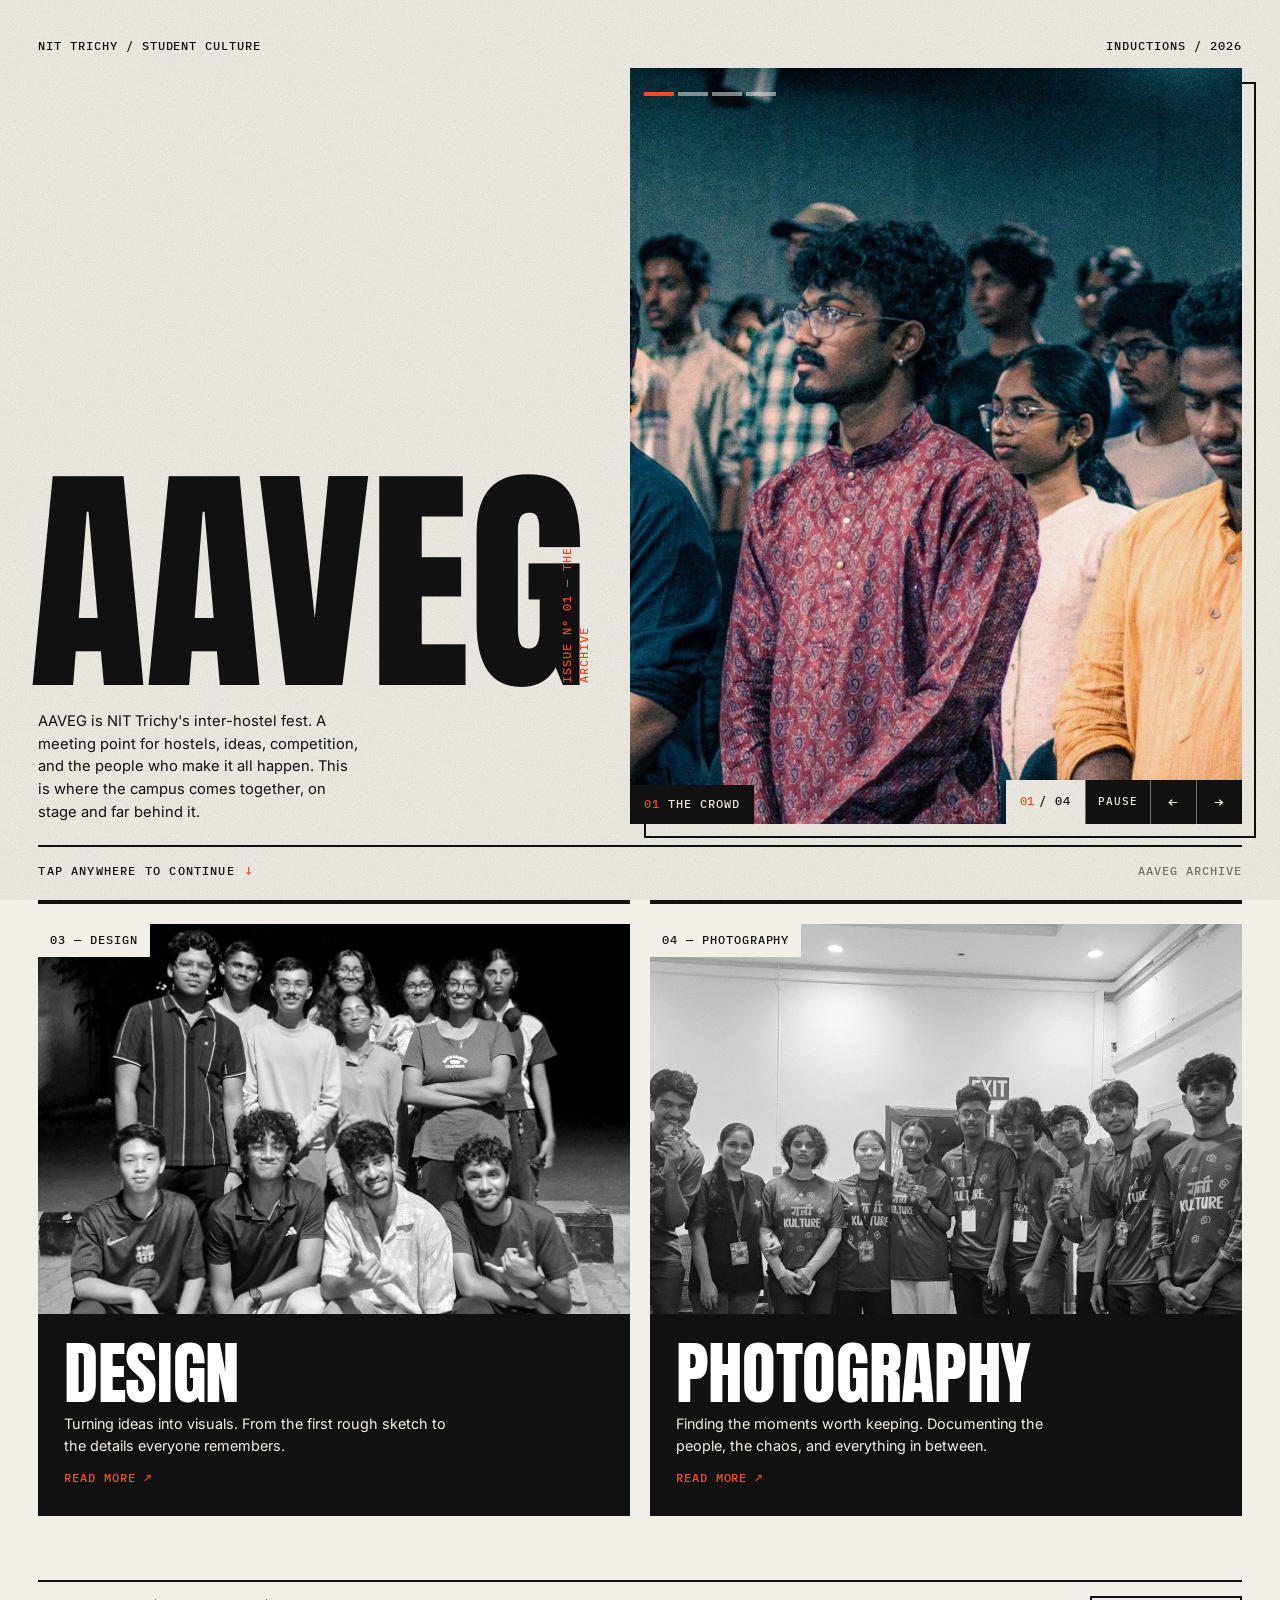
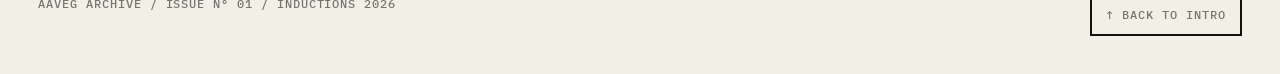
<file: index.html>
<!DOCTYPE html>
<html lang="en">
<head>
  <meta charset="utf-8">
  <meta name="viewport" content="width=device-width, initial-scale=1">
  <title>AAVEG Inductions 2026 — NIT Trichy</title>
  <meta name="description" content="AAVEG is NIT Trichy's inter-hostel fest. Explore the four teams you can join during inductions 2026: Operations, Content, Design and Photography.">
  <meta name="theme-color" content="#F2EFE7">
  <!-- Marks the page as JS-enabled before it paints, and lets #teams (used by BACK buttons) skip the intro. -->
  <script>
    document.documentElement.classList.add("js");
    if (location.hash === "#teams") document.documentElement.classList.add("start-teams");
  </script>
  <link rel="preload" href="fonts/Anton-Regular.ttf" as="font" type="font/ttf" crossorigin>
  <link rel="stylesheet" href="style.css">
</head>
<body>
  <a class="skip-link" href="#teams-heading">Skip to the teams</a>

  <!-- ======================================================================
       SCREEN 1: INTRO
       To edit: change the text, or swap the <img src> files in images/intro/.
       Each .slide is one carousel photo. Copy/paste a whole <figure> to add one.
       ====================================================================== -->
  <section id="intro" class="intro" aria-label="Introduction to AAVEG">
    <p class="intro__meta-l label">NIT TRICHY / STUDENT CULTURE</p>
    <p class="intro__meta-r label">INDUCTIONS / 2026</p>

    <div class="intro__title">
      <h1 class="display" data-fit>AAVEG</h1>
      <span class="intro__issue label" aria-hidden="true">ISSUE Nº 01 — THE ARCHIVE</span>
    </div>

    <p class="intro__para">AAVEG is NIT Trichy's inter-hostel fest. A meeting point for hostels, ideas, competition, and the people who make it all happen. This is where the campus comes together, on stage and far behind it.</p>

    <div class="intro__media">
      <div class="carousel" data-carousel data-autoplay="5000" aria-label="AAVEG photo carousel">
        <div class="carousel__viewport">
          <figure class="slide">
            <div class="photo"><img src="images/intro/01-the-crowd.jpg" alt="A crowd of students standing together in a hall" loading="eager"></div>
            <figcaption><b>01</b>THE CROWD</figcaption>
          </figure>
          <figure class="slide">
            <div class="photo"><img src="images/intro/02-behind-the-scenes.jpg" alt="A close-up group selfie of smiling team members" loading="lazy"></div>
            <figcaption><b>02</b>BEHIND THE SCENES</figcaption>
          </figure>
          <figure class="slide">
            <div class="photo"><img src="images/intro/03-the-night.jpg" alt="A dark crowd lit in red and pink, many wearing red lanyards" loading="lazy"></div>
            <figcaption><b>03</b>THE NIGHT</figcaption>
          </figure>
          <figure class="slide">
            <div class="photo"><img src="images/intro/04-everything-in-between.jpg" alt="Six portraits in a row, each lit in a different colour" loading="lazy"></div>
            <figcaption><b>04</b>EVERYTHING IN BETWEEN</figcaption>
          </figure>
        </div>
      </div>
    </div>

    <div class="intro__cta">
      <button type="button" id="continue-btn" class="intro__continue label">TAP ANYWHERE TO CONTINUE <span class="arrow" aria-hidden="true">↓</span></button>
      <span class="label label--grey" aria-hidden="true">AAVEG ARCHIVE</span>
    </div>
  </section>

  <!-- ======================================================================
       SCREEN 2: TEAM SELECTION
       To edit a team: change the name, the description paragraph, the image
       src, or the href (the team page it opens).
       ====================================================================== -->
  <main id="teams" class="teams" aria-label="Team selection">
    <div class="topbar label">
      <span>AAVEG / INDUCTIONS</span>
      <button type="button" id="to-intro" class="btn-back label">← INTRO</button>
    </div>

    <header class="teams__head">
      <h1 id="teams-heading" class="display" data-fit>FIND YOUR <span>PLACE.</span></h1>
      <p class="label">FOUR TEAMS. DIFFERENT WAYS TO BE PART OF AAVEG.</p>
    </header>

    <div class="team-grid">
      <a class="team-card reveal" href="operations.html" aria-label="Operations — read more">
        <div class="photo"><img src="images/teams/operations/operations-team.jpg" alt="The Operations team gathered on a floodlit sports field at night" style="object-position:50% 55%" loading="lazy"></div>
        <span class="team-card__no label">01 — OPERATIONS</span>
        <div class="team-card__panel">
          <h2 class="team-card__name display">OPERATIONS</h2>
          <p class="team-card__desc">The people behind the moving parts. Planning, coordinating, and making sure the whole thing comes together.</p>
          <span class="team-card__more label">READ MORE <span aria-hidden="true">↗</span></span>
        </div>
      </a>

      <a class="team-card reveal" style="--d:.08s" href="content.html" aria-label="Content — read more">
        <div class="photo"><img src="images/teams/content/card-content-stage-hosts.jpg" alt="Two hosts on stage with microphones in front of the AAVEG backdrop" loading="lazy"></div>
        <span class="team-card__no label">02 — CONTENT</span>
        <div class="team-card__panel">
          <h2 class="team-card__name display">CONTENT</h2>
          <p class="team-card__desc">The words, ideas, and stories that give AAVEG its voice, before the event and long after it ends.</p>
          <span class="team-card__more label">READ MORE <span aria-hidden="true">↗</span></span>
        </div>
      </a>

      <a class="team-card reveal" href="design.html" aria-label="Design — read more">
        <div class="photo"><img src="images/teams/design/design-team.jpg" alt="The Design team posing in two rows outdoors at night" style="object-position:50% 20%" loading="lazy"></div>
        <span class="team-card__no label">03 — DESIGN</span>
        <div class="team-card__panel">
          <h2 class="team-card__name display">DESIGN</h2>
          <p class="team-card__desc">Turning ideas into visuals. From the first rough sketch to the details everyone remembers.</p>
          <span class="team-card__more label">READ MORE <span aria-hidden="true">↗</span></span>
        </div>
      </a>

      <a class="team-card reveal" style="--d:.08s" href="photography.html" aria-label="Photography — read more">
        <div class="photo"><img src="images/teams/photography/photography-team.jpg" alt="The Photography team in matching Kulture jerseys and lanyards" loading="lazy"></div>
        <span class="team-card__no label">04 — PHOTOGRAPHY</span>
        <div class="team-card__panel">
          <h2 class="team-card__name display">PHOTOGRAPHY</h2>
          <p class="team-card__desc">Finding the moments worth keeping. Documenting the people, the chaos, and everything in between.</p>
          <span class="team-card__more label">READ MORE <span aria-hidden="true">↗</span></span>
        </div>
      </a>
    </div>

    <footer class="teams__foot label label--grey">
      <span>AAVEG ARCHIVE / ISSUE Nº 01 / INDUCTIONS 2026</span>
      <button type="button" id="to-intro-foot" class="btn-back label">↑ BACK TO INTRO</button>
    </footer>
  </main>

  <script src="script.js"></script>
</body>
</html>
</file>
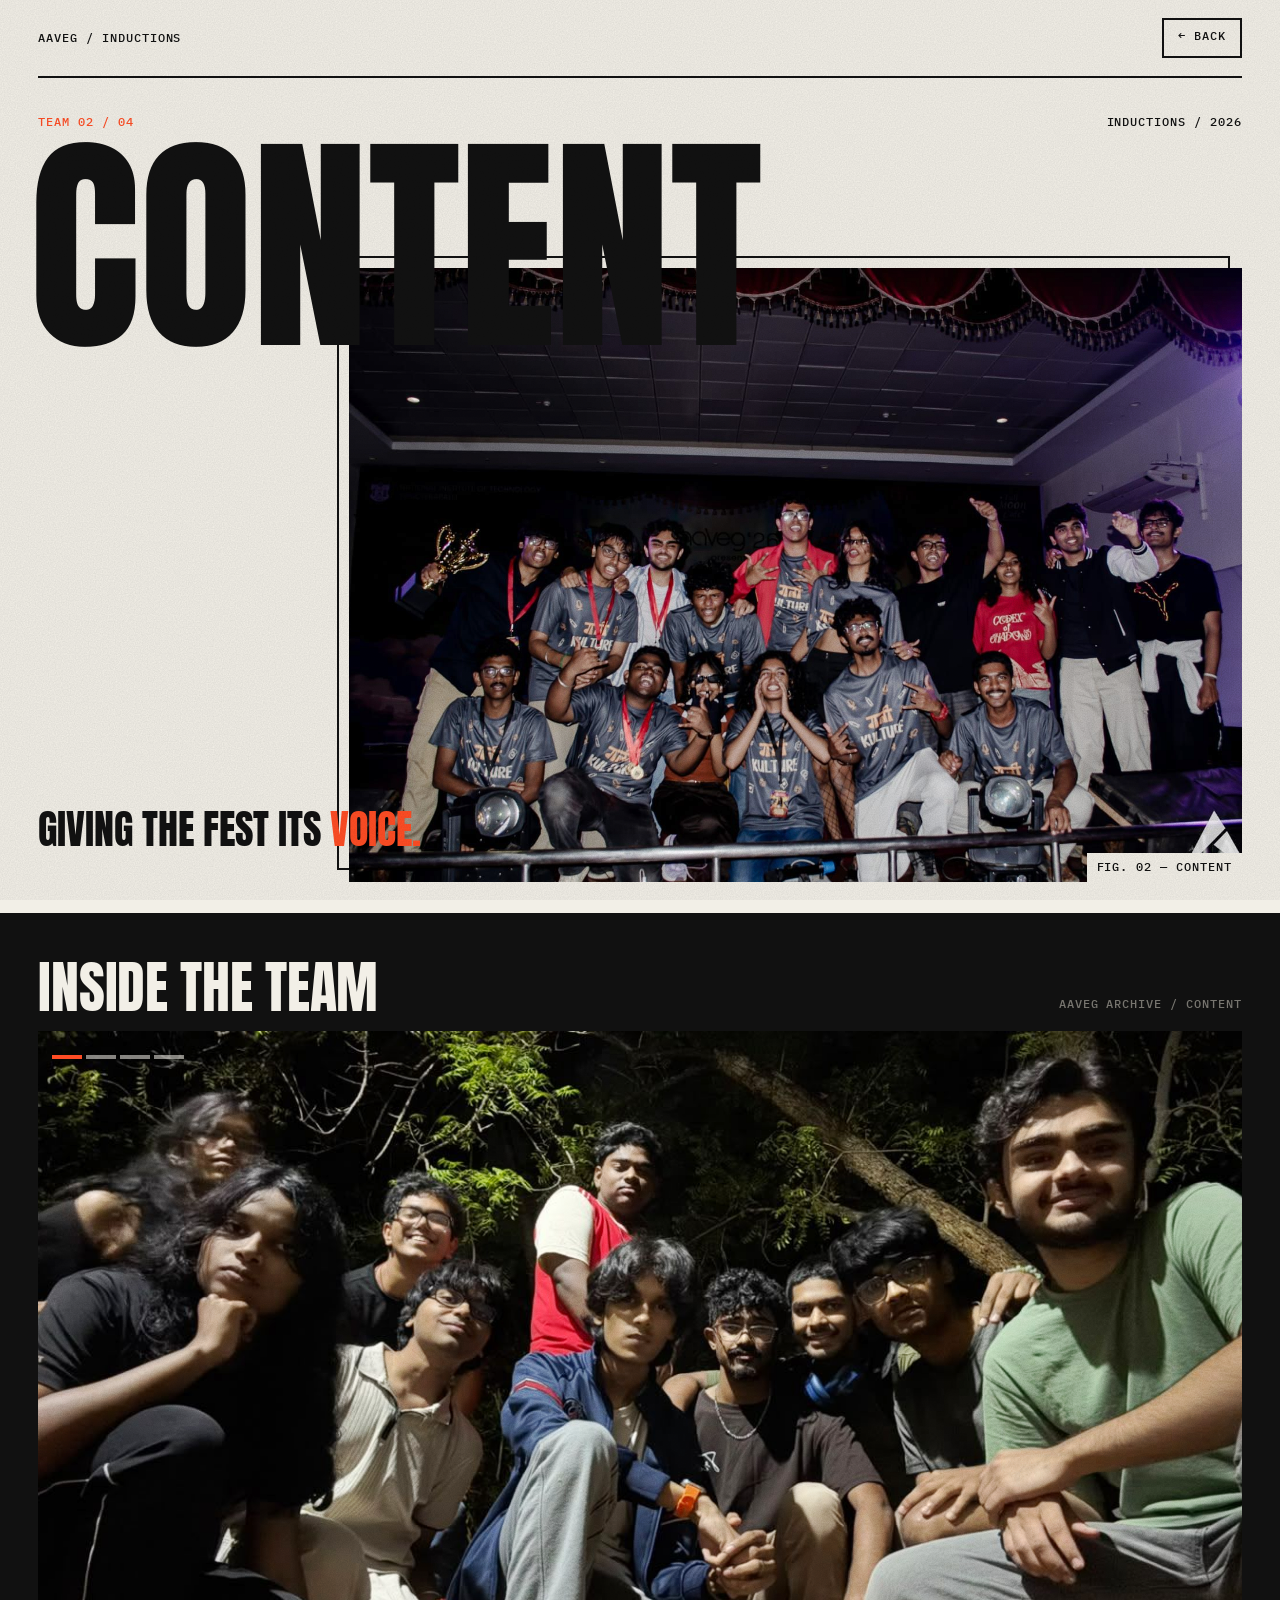
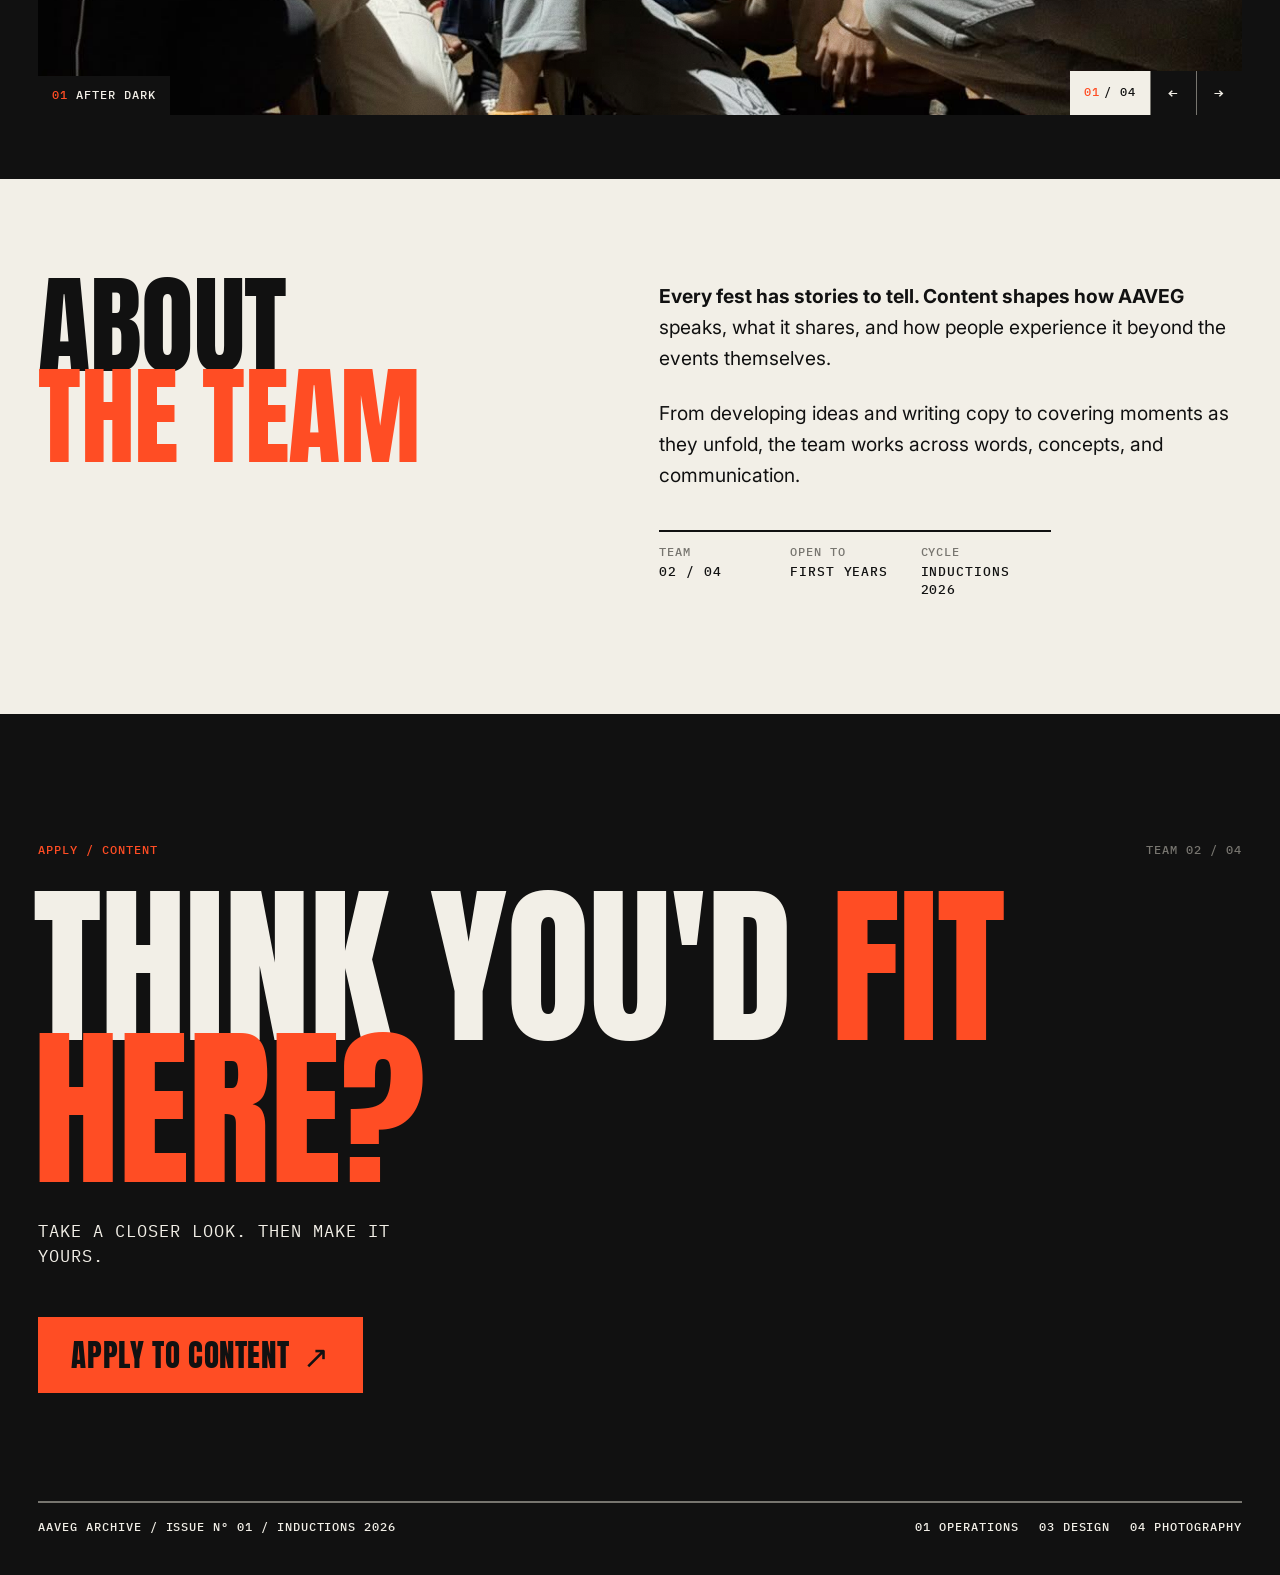
<file: content.html>
<!DOCTYPE html>
<html lang="en">
<head>
  <meta charset="utf-8">
  <meta name="viewport" content="width=device-width, initial-scale=1">
  <title>Content — AAVEG Inductions 2026</title>
  <meta name="description" content="Every fest has stories to tell. Content shapes how AAVEG speaks, what it shares, and how people experience it beyond the events themselves.">
  <meta name="theme-color" content="#F2EFE7">
  <script>document.documentElement.classList.add("js");</script>
  <link rel="preload" href="fonts/Anton-Regular.ttf" as="font" type="font/ttf" crossorigin>
  <link rel="stylesheet" href="style.css">
</head>
<body data-team="content">
  <a class="skip-link" href="#about">Skip to about the team</a>

  <!-- Top bar. BACK returns to the team selection screen (see script.js, section 7). -->
  <header class="team-top">
    <div class="topbar label">
      <a class="brand" href="index.html#teams">AAVEG / INDUCTIONS</a>
      <a id="back-btn" class="btn-back label" href="index.html#teams">← BACK</a>
    </div>
  </header>

  <main>
    <!-- ================= HERO =================
         Edit the tagline here. The hero image lives in images/teams/content/ -->
    <section class="hero" aria-labelledby="team-name">
      <div class="hero__meta label">
        <span class="label--orange">TEAM 02 / 04</span>
        <span>INDUCTIONS / 2026</span>
      </div>
      <h1 id="team-name" class="hero__name display" data-fit>CONTENT</h1>
      <div class="hero__img reveal">
        <div class="photo"><img src="images/teams/content/hero-content-team-on-stage.jpg" alt="The Content team on stage, cheering, with a trophy and medals" style="object-position:50% 40%" width="1600" height="1000" loading="eager"></div>
        <span class="credit label">FIG. 02 — CONTENT</span>
      </div>
      <div class="hero__tag reveal">
        <p>GIVING THE FEST ITS <span>VOICE.</span></p>
      </div>
    </section>

    <!-- ================= PHOTO CAROUSEL =================
         Each <figure class="slide"> is one photo. Copy one to add more, delete one to remove.
         Add class "fit-contain" next to "photo" to show a tall photo uncropped. -->
    <section class="gallery" aria-labelledby="gallery-title">
      <div class="gallery__head">
        <h2 id="gallery-title" class="display">INSIDE THE TEAM</h2>
        <p class="label label--grey">AAVEG ARCHIVE / CONTENT</p>
      </div>
      <div class="gallery__frame">
        <div class="carousel" data-carousel aria-label="Content photo carousel">
          <div class="carousel__viewport">
            <figure class="slide">
              <div class="photo"><img src="images/teams/content/content-night-group.jpg" alt="The Content team posing close together at night under the trees" loading="eager"></div>
              <figcaption><b>01</b>AFTER DARK</figcaption>
            </figure>
            <figure class="slide">
              <div class="photo fit-contain"><img src="images/teams/content/content-steps-group.jpg" alt="The Content team seated on teal steps at night, holding a board game" loading="lazy"></div>
              <figcaption><b>02</b>THE TEAM</figcaption>
            </figure>
            <figure class="slide">
              <div class="photo"><img src="images/teams/content/content-outdoor-group.jpg" alt="Team members posing together outdoors in warm night light" loading="lazy"></div>
              <figcaption><b>03</b>TOGETHER</figcaption>
            </figure>
            <figure class="slide">
              <div class="photo fit-contain"><img src="images/teams/content/content-audience-view.jpg" alt="A view of the stage from the audience during an AAVEG event" loading="lazy"></div>
              <figcaption><b>04</b>FROM THE AUDIENCE</figcaption>
            </figure>
          </div>
        </div>
      </div>
    </section>

    <!-- ================= ABOUT THE TEAM ================= -->
    <section id="about" class="about" aria-labelledby="about-title">
      <div class="about__title reveal">
        <h2 id="about-title" class="display">ABOUT <span>THE TEAM</span></h2>
      </div>
      <div class="about__body reveal">
        <p>Every fest has stories to tell. Content shapes how AAVEG speaks, what it shares, and how people experience it beyond the events themselves.</p>
        <p>From developing ideas and writing copy to covering moments as they unfold, the team works across words, concepts, and communication.</p>
      </div>
      <dl class="about__facts label reveal">
        <div><dt>TEAM</dt><dd>02 / 04</dd></div>
        <div><dt>OPEN TO</dt><dd>FIRST YEARS</dd></div>
        <div><dt>CYCLE</dt><dd>INDUCTIONS 2026</dd></div>
      </dl>
    </section>

    <!-- ================= APPLY =================
         The href below is the team's application form.
         To switch the button off at any time, add data-apply="off" to the <a>.
         (A link that still contains example.com is also disabled automatically; see script.js, section 8.) -->
    <section class="apply" aria-labelledby="apply-title">
      <div class="apply__eyebrow label">
        <span class="label--orange">APPLY / CONTENT</span>
        <span class="label--grey">TEAM 02 / 04</span>
      </div>
      <h2 id="apply-title" class="display">THINK YOU'D <span>FIT HERE?</span></h2>
      <p class="apply__support">TAKE A CLOSER LOOK. THEN MAKE IT YOURS.</p>
      <div class="apply__action">
        <a class="apply-btn" href="https://docs.google.com/forms/d/e/1FAIpQLSeUFf_e8ITHpqmimk6hcmfQVGjUke6OW8XRIpSRIGmuYFR9ng/viewform">APPLY TO CONTENT <span aria-hidden="true">↗</span></a>
      </div>
      <p class="apply__status label" role="status" aria-live="polite"></p>
    </section>
  </main>

  <footer class="page-foot">
    <div class="page-foot__inner label">
      <span>AAVEG ARCHIVE / ISSUE Nº 01 / INDUCTIONS 2026</span>
      <nav aria-label="Other teams">
        <a href="operations.html">01 OPERATIONS</a>
        <a href="design.html">03 DESIGN</a>
        <a href="photography.html">04 PHOTOGRAPHY</a>
      </nav>
    </div>
  </footer>

  <script src="script.js"></script>
</body>
</html>
</file>
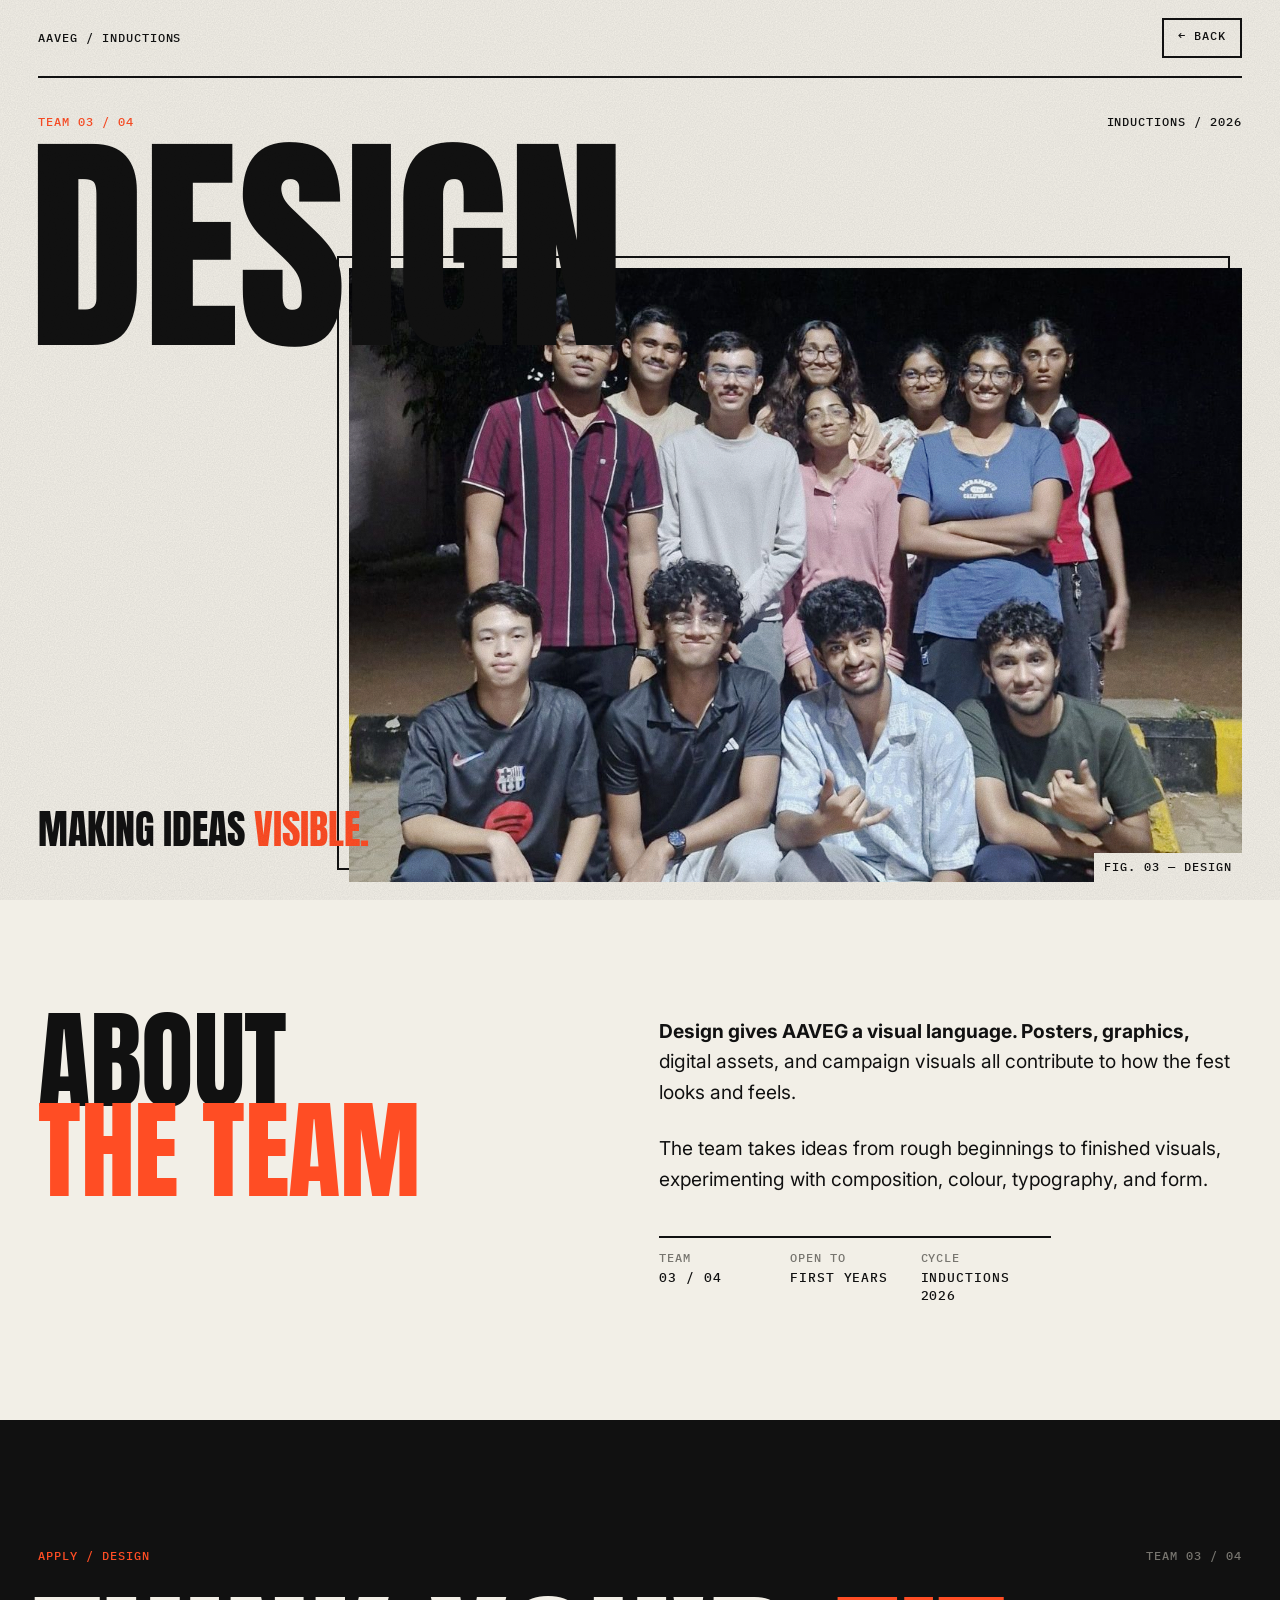
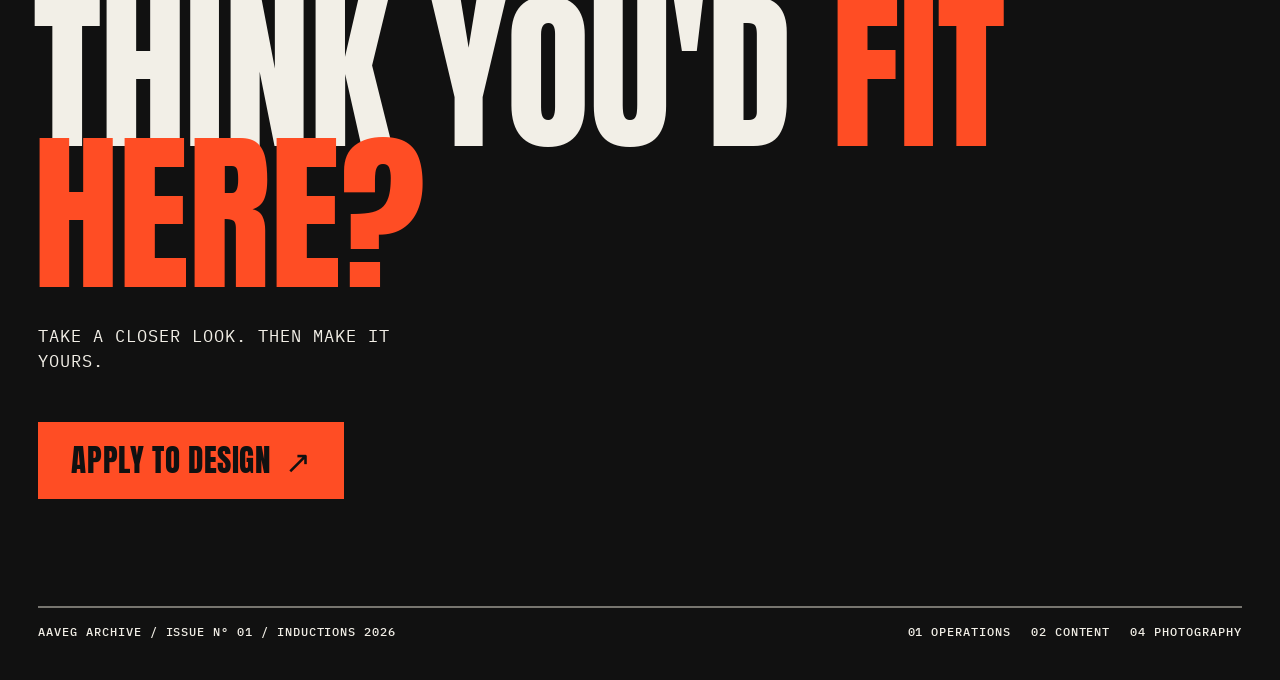
<file: design.html>
<!DOCTYPE html>
<html lang="en">
<head>
  <meta charset="utf-8">
  <meta name="viewport" content="width=device-width, initial-scale=1">
  <title>Design — AAVEG Inductions 2026</title>
  <meta name="description" content="Design gives AAVEG a visual language. Posters, graphics, digital assets, and campaign visuals all contribute to how the fest looks and feels.">
  <meta name="theme-color" content="#F2EFE7">
  <script>document.documentElement.classList.add("js");</script>
  <link rel="preload" href="fonts/Anton-Regular.ttf" as="font" type="font/ttf" crossorigin>
  <link rel="stylesheet" href="style.css">
</head>
<body data-team="design">
  <a class="skip-link" href="#about">Skip to about the team</a>

  <!-- Top bar. BACK returns to the team selection screen (see script.js, section 7). -->
  <header class="team-top">
    <div class="topbar label">
      <a class="brand" href="index.html#teams">AAVEG / INDUCTIONS</a>
      <a id="back-btn" class="btn-back label" href="index.html#teams">← BACK</a>
    </div>
  </header>

  <main>
    <!-- ================= HERO =================
         Edit the tagline here. The hero image lives in images/teams/design/ -->
    <section class="hero" aria-labelledby="team-name">
      <div class="hero__meta label">
        <span class="label--orange">TEAM 03 / 04</span>
        <span>INDUCTIONS / 2026</span>
      </div>
      <h1 id="team-name" class="hero__name display" data-fit>DESIGN</h1>
      <div class="hero__img reveal">
        <div class="photo"><img src="images/teams/design/design-team.jpg" alt="The Design team posing in two rows outdoors at night" style="object-position:50% 5%" width="1600" height="1000" loading="eager"></div>
        <span class="credit label">FIG. 03 — DESIGN</span>
      </div>
      <div class="hero__tag reveal">
        <p>MAKING IDEAS <span>VISIBLE.</span></p>
      </div>
    </section>

    <!-- ================= ABOUT THE TEAM ================= -->
    <section id="about" class="about" aria-labelledby="about-title">
      <div class="about__title reveal">
        <h2 id="about-title" class="display">ABOUT <span>THE TEAM</span></h2>
      </div>
      <div class="about__body reveal">
        <p>Design gives AAVEG a visual language. Posters, graphics, digital assets, and campaign visuals all contribute to how the fest looks and feels.</p>
        <p>The team takes ideas from rough beginnings to finished visuals, experimenting with composition, colour, typography, and form.</p>
      </div>
      <dl class="about__facts label reveal">
        <div><dt>TEAM</dt><dd>03 / 04</dd></div>
        <div><dt>OPEN TO</dt><dd>FIRST YEARS</dd></div>
        <div><dt>CYCLE</dt><dd>INDUCTIONS 2026</dd></div>
      </dl>
    </section>

    <!-- ================= APPLY =================
         The href below is the team's application form.
         To switch the button off at any time, add data-apply="off" to the <a>.
         (A link that still contains example.com is also disabled automatically; see script.js, section 8.) -->
    <section class="apply" aria-labelledby="apply-title">
      <div class="apply__eyebrow label">
        <span class="label--orange">APPLY / DESIGN</span>
        <span class="label--grey">TEAM 03 / 04</span>
      </div>
      <h2 id="apply-title" class="display">THINK YOU'D <span>FIT HERE?</span></h2>
      <p class="apply__support">TAKE A CLOSER LOOK. THEN MAKE IT YOURS.</p>
      <div class="apply__action">
        <a class="apply-btn" href="https://docs.google.com/forms/d/e/1FAIpQLSdKiEva4b9TFEOwBEJ0-oK0x3Wu7aAO88FLGqhHBUr1jb6GKA/viewform">APPLY TO DESIGN <span aria-hidden="true">↗</span></a>
      </div>
      <p class="apply__status label" role="status" aria-live="polite"></p>
    </section>
  </main>

  <footer class="page-foot">
    <div class="page-foot__inner label">
      <span>AAVEG ARCHIVE / ISSUE Nº 01 / INDUCTIONS 2026</span>
      <nav aria-label="Other teams">
        <a href="operations.html">01 OPERATIONS</a>
        <a href="content.html">02 CONTENT</a>
        <a href="photography.html">04 PHOTOGRAPHY</a>
      </nav>
    </div>
  </footer>

  <script src="script.js"></script>
</body>
</html>
</file>
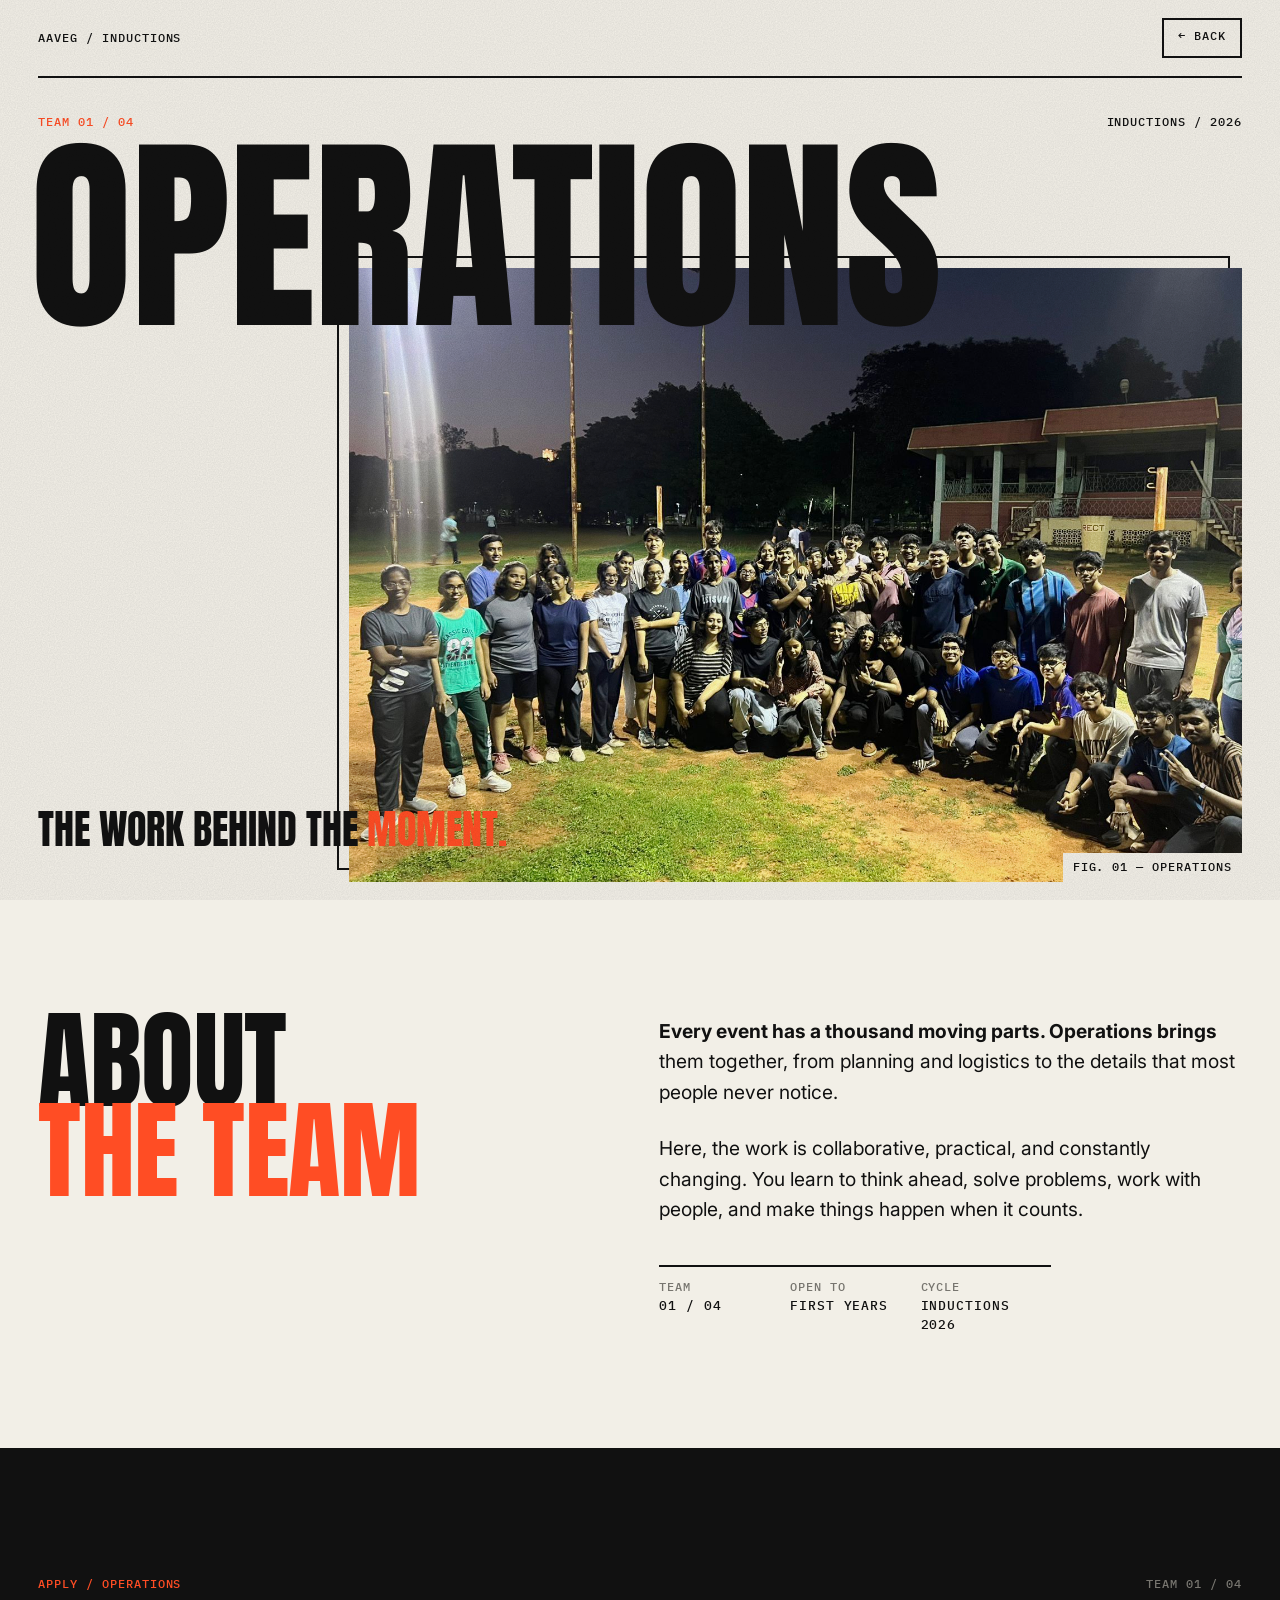
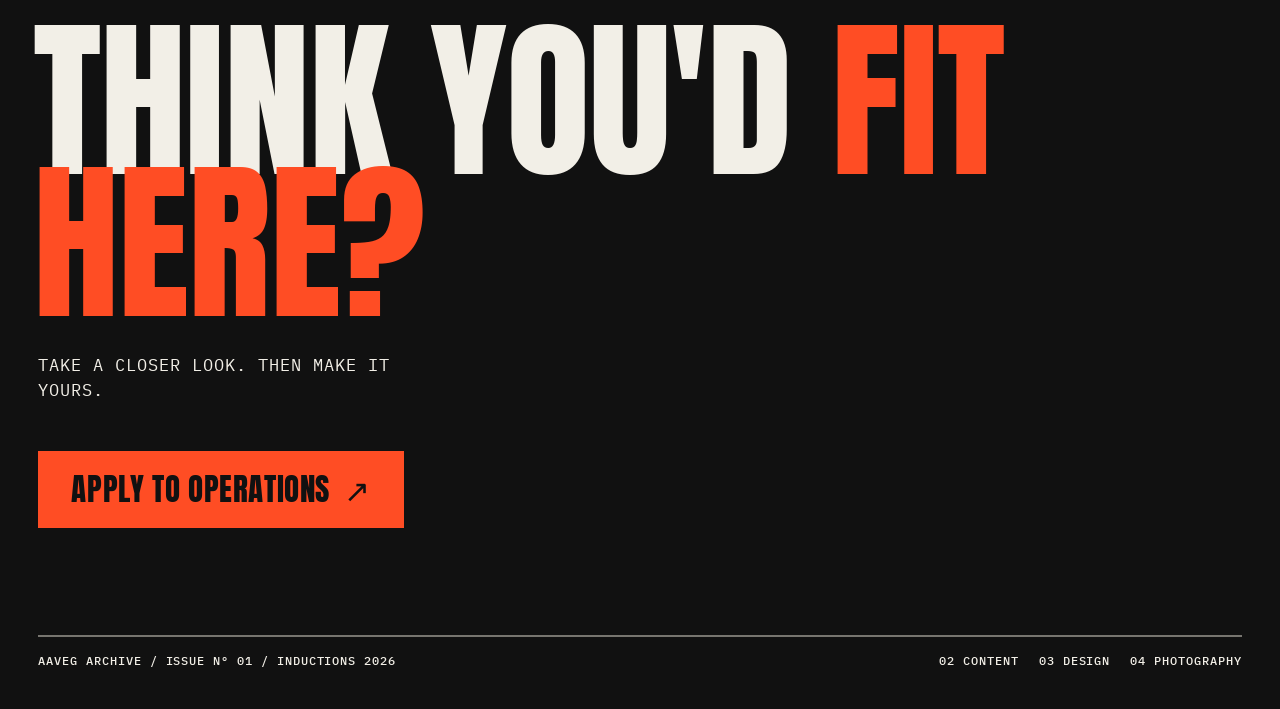
<file: operations.html>
<!DOCTYPE html>
<html lang="en">
<head>
  <meta charset="utf-8">
  <meta name="viewport" content="width=device-width, initial-scale=1">
  <title>Operations — AAVEG Inductions 2026</title>
  <meta name="description" content="Every event has a thousand moving parts. Operations brings them together, from planning and logistics to the details that most people never notice.">
  <meta name="theme-color" content="#F2EFE7">
  <script>document.documentElement.classList.add("js");</script>
  <link rel="preload" href="fonts/Anton-Regular.ttf" as="font" type="font/ttf" crossorigin>
  <link rel="stylesheet" href="style.css">
</head>
<body data-team="operations">
  <a class="skip-link" href="#about">Skip to about the team</a>

  <!-- Top bar. BACK returns to the team selection screen (see script.js, section 7). -->
  <header class="team-top">
    <div class="topbar label">
      <a class="brand" href="index.html#teams">AAVEG / INDUCTIONS</a>
      <a id="back-btn" class="btn-back label" href="index.html#teams">← BACK</a>
    </div>
  </header>

  <main>
    <!-- ================= HERO =================
         Edit the tagline here. The hero image lives in images/teams/operations/ -->
    <section class="hero" aria-labelledby="team-name">
      <div class="hero__meta label">
        <span class="label--orange">TEAM 01 / 04</span>
        <span>INDUCTIONS / 2026</span>
      </div>
      <h1 id="team-name" class="hero__name hero__name--lg display" data-fit>OPERATIONS</h1>
      <div class="hero__img reveal">
        <div class="photo"><img src="images/teams/operations/operations-team.jpg" alt="The Operations team gathered for a group photo on a floodlit sports field at night" style="object-position:50% 55%" width="1600" height="1000" loading="eager"></div>
        <span class="credit label">FIG. 01 — OPERATIONS</span>
      </div>
      <div class="hero__tag reveal">
        <p>THE WORK BEHIND THE <span>MOMENT.</span></p>
      </div>
    </section>

    <!-- ================= ABOUT THE TEAM ================= -->
    <section id="about" class="about" aria-labelledby="about-title">
      <div class="about__title reveal">
        <h2 id="about-title" class="display">ABOUT <span>THE TEAM</span></h2>
      </div>
      <div class="about__body reveal">
        <p>Every event has a thousand moving parts. Operations brings them together, from planning and logistics to the details that most people never notice.</p>
        <p>Here, the work is collaborative, practical, and constantly changing. You learn to think ahead, solve problems, work with people, and make things happen when it counts.</p>
      </div>
      <dl class="about__facts label reveal">
        <div><dt>TEAM</dt><dd>01 / 04</dd></div>
        <div><dt>OPEN TO</dt><dd>FIRST YEARS</dd></div>
        <div><dt>CYCLE</dt><dd>INDUCTIONS 2026</dd></div>
      </dl>
    </section>

    <!-- ================= APPLY =================
         The href below is the team's application form.
         To switch the button off at any time, add data-apply="off" to the <a>.
         (A link that still contains example.com is also disabled automatically; see script.js, section 8.) -->
    <section class="apply" aria-labelledby="apply-title">
      <div class="apply__eyebrow label">
        <span class="label--orange">APPLY / OPERATIONS</span>
        <span class="label--grey">TEAM 01 / 04</span>
      </div>
      <h2 id="apply-title" class="display">THINK YOU'D <span>FIT HERE?</span></h2>
      <p class="apply__support">TAKE A CLOSER LOOK. THEN MAKE IT YOURS.</p>
      <div class="apply__action">
        <a class="apply-btn" href="https://docs.google.com/forms/d/e/1FAIpQLSfe6uuO-yXeaLSO9T86uv4EomtWBRbXktlEjooZJOBNSo956A/viewform">APPLY TO OPERATIONS <span aria-hidden="true">↗</span></a>
      </div>
      <p class="apply__status label" role="status" aria-live="polite"></p>
    </section>
  </main>

  <footer class="page-foot">
    <div class="page-foot__inner label">
      <span>AAVEG ARCHIVE / ISSUE Nº 01 / INDUCTIONS 2026</span>
      <nav aria-label="Other teams">
        <a href="content.html">02 CONTENT</a>
        <a href="design.html">03 DESIGN</a>
        <a href="photography.html">04 PHOTOGRAPHY</a>
      </nav>
    </div>
  </footer>

  <script src="script.js"></script>
</body>
</html>
</file>
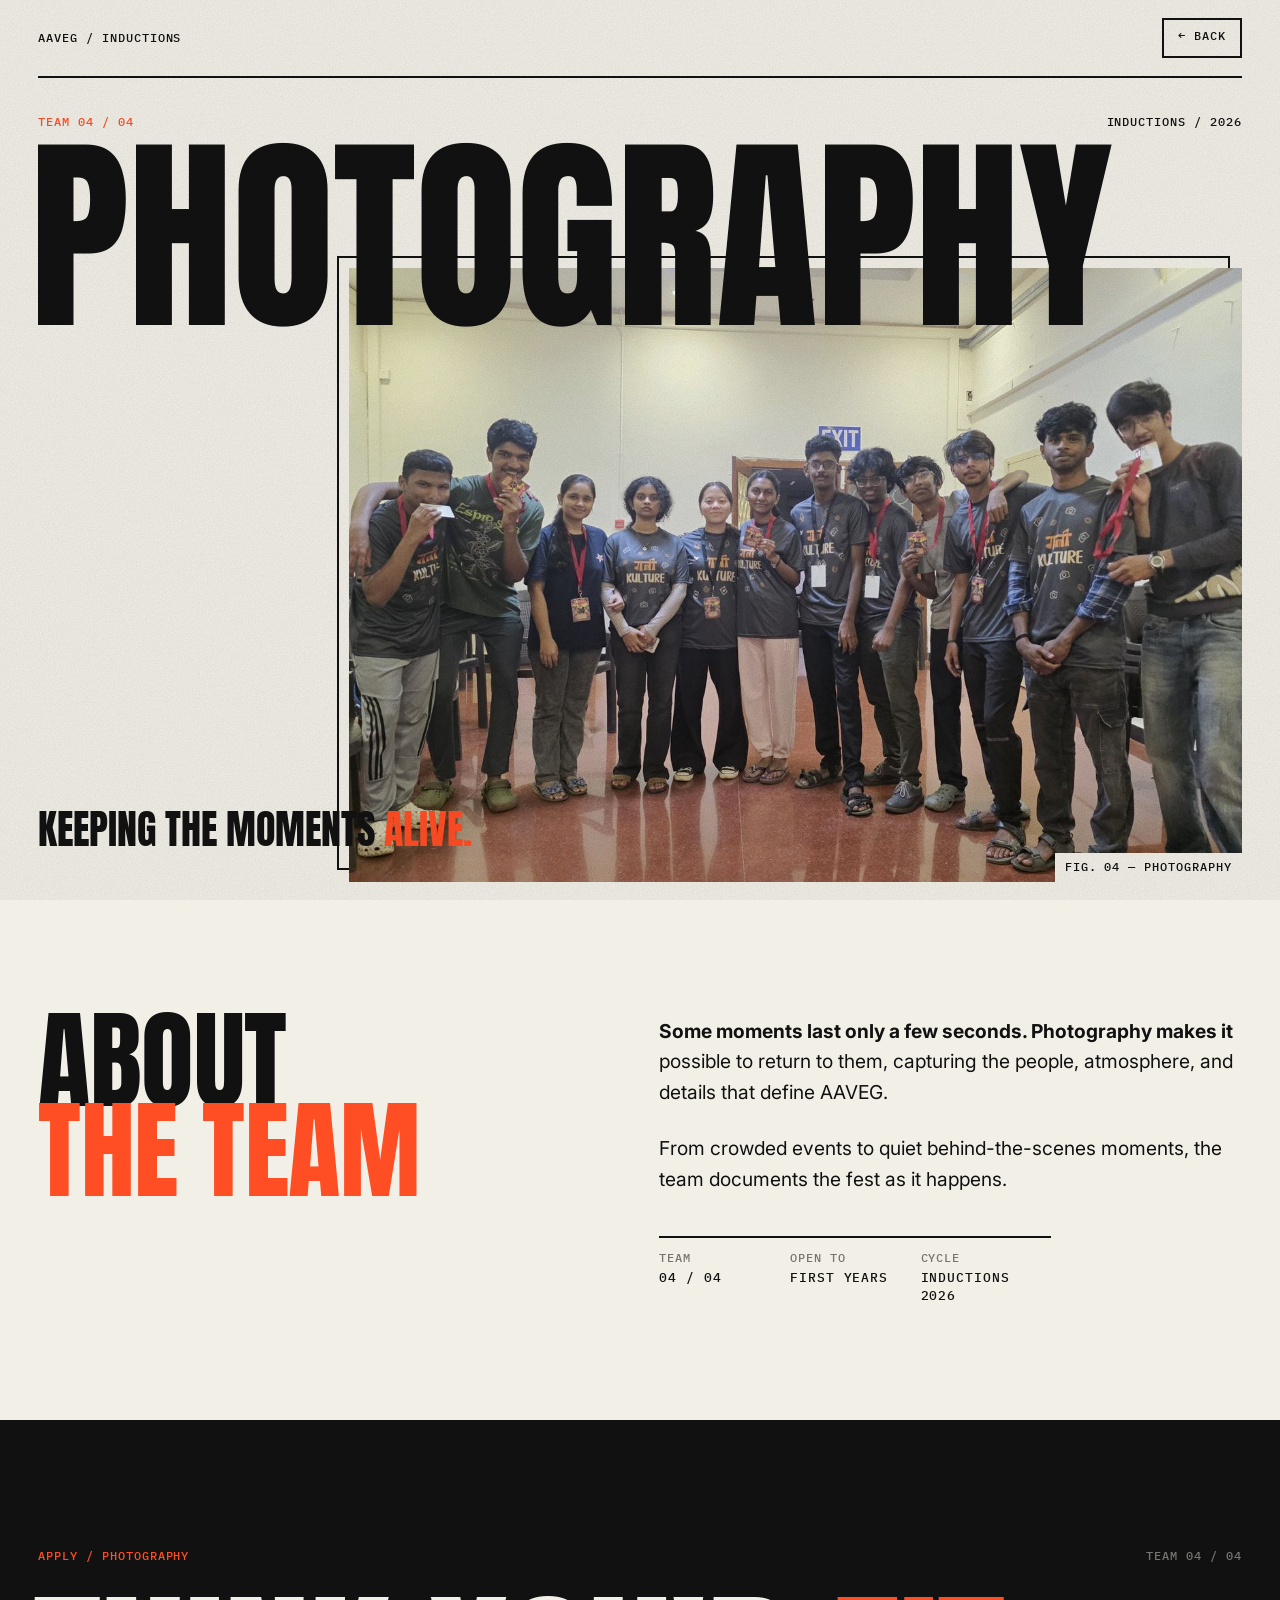
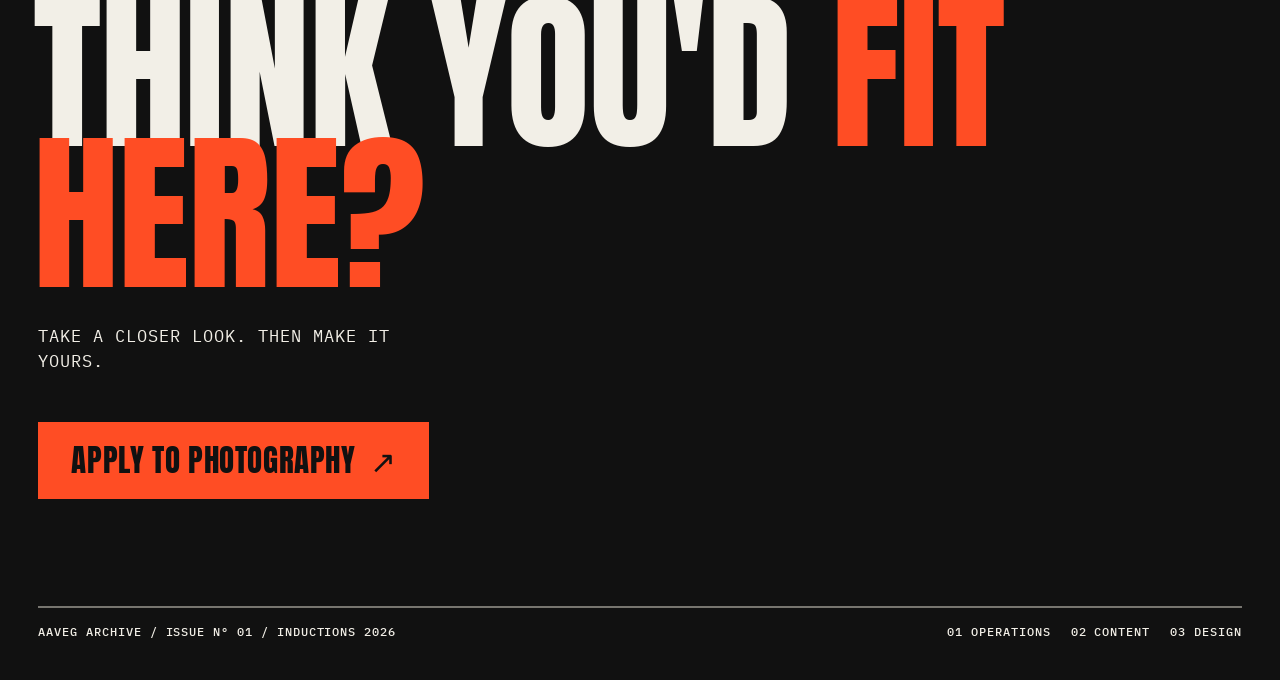
<file: photography.html>
<!DOCTYPE html>
<html lang="en">
<head>
  <meta charset="utf-8">
  <meta name="viewport" content="width=device-width, initial-scale=1">
  <title>Photography — AAVEG Inductions 2026</title>
  <meta name="description" content="Some moments last only a few seconds. Photography makes it possible to return to them, capturing the people, atmosphere, and details that define AAVEG.">
  <meta name="theme-color" content="#F2EFE7">
  <script>document.documentElement.classList.add("js");</script>
  <link rel="preload" href="fonts/Anton-Regular.ttf" as="font" type="font/ttf" crossorigin>
  <link rel="stylesheet" href="style.css">
</head>
<body data-team="photography">
  <a class="skip-link" href="#about">Skip to about the team</a>

  <!-- Top bar. BACK returns to the team selection screen (see script.js, section 7). -->
  <header class="team-top">
    <div class="topbar label">
      <a class="brand" href="index.html#teams">AAVEG / INDUCTIONS</a>
      <a id="back-btn" class="btn-back label" href="index.html#teams">← BACK</a>
    </div>
  </header>

  <main>
    <!-- ================= HERO =================
         Edit the tagline here. The hero image lives in images/teams/photography/ -->
    <section class="hero" aria-labelledby="team-name">
      <div class="hero__meta label">
        <span class="label--orange">TEAM 04 / 04</span>
        <span>INDUCTIONS / 2026</span>
      </div>
      <h1 id="team-name" class="hero__name hero__name--lg display" data-fit>PHOTOGRAPHY</h1>
      <div class="hero__img reveal">
        <div class="photo"><img src="images/teams/photography/photography-team.jpg" alt="The Photography team in matching Kulture jerseys and lanyards, posing indoors" style="object-position:50% 40%" width="1600" height="1000" loading="eager"></div>
        <span class="credit label">FIG. 04 — PHOTOGRAPHY</span>
      </div>
      <div class="hero__tag reveal">
        <p>KEEPING THE MOMENTS <span>ALIVE.</span></p>
      </div>
    </section>

    <!-- ================= ABOUT THE TEAM ================= -->
    <section id="about" class="about" aria-labelledby="about-title">
      <div class="about__title reveal">
        <h2 id="about-title" class="display">ABOUT <span>THE TEAM</span></h2>
      </div>
      <div class="about__body reveal">
        <p>Some moments last only a few seconds. Photography makes it possible to return to them, capturing the people, atmosphere, and details that define AAVEG.</p>
        <p>From crowded events to quiet behind-the-scenes moments, the team documents the fest as it happens.</p>
      </div>
      <dl class="about__facts label reveal">
        <div><dt>TEAM</dt><dd>04 / 04</dd></div>
        <div><dt>OPEN TO</dt><dd>FIRST YEARS</dd></div>
        <div><dt>CYCLE</dt><dd>INDUCTIONS 2026</dd></div>
      </dl>
    </section>

    <!-- ================= APPLY =================
         The href below is the team's application form.
         To switch the button off at any time, add data-apply="off" to the <a>.
         (A link that still contains example.com is also disabled automatically; see script.js, section 8.) -->
    <section class="apply" aria-labelledby="apply-title">
      <div class="apply__eyebrow label">
        <span class="label--orange">APPLY / PHOTOGRAPHY</span>
        <span class="label--grey">TEAM 04 / 04</span>
      </div>
      <h2 id="apply-title" class="display">THINK YOU'D <span>FIT HERE?</span></h2>
      <p class="apply__support">TAKE A CLOSER LOOK. THEN MAKE IT YOURS.</p>
      <div class="apply__action">
        <a class="apply-btn" href="https://docs.google.com/forms/d/e/1FAIpQLSeHwDEUakkonj1RCpJ4LdfXG52BZSo_NGnDeihdITlL8pUyXg/viewform">APPLY TO PHOTOGRAPHY <span aria-hidden="true">↗</span></a>
      </div>
      <p class="apply__status label" role="status" aria-live="polite"></p>
    </section>
  </main>

  <footer class="page-foot">
    <div class="page-foot__inner label">
      <span>AAVEG ARCHIVE / ISSUE Nº 01 / INDUCTIONS 2026</span>
      <nav aria-label="Other teams">
        <a href="operations.html">01 OPERATIONS</a>
        <a href="content.html">02 CONTENT</a>
        <a href="design.html">03 DESIGN</a>
      </nav>
    </div>
  </footer>

  <script src="script.js"></script>
</body>
</html>
</file>
<file: style.css>
/* ==========================================================================
   AAVEG / INDUCTIONS 2026 — THE AAVEG ARCHIVE
   One stylesheet for every page.

   QUICK EDITS
   - Colours: change the variables in :root below.
   - Fonts: loaded from the /fonts folder (works offline). Fallbacks are listed.
   ========================================================================== */

/* ---------- Fonts (self-hosted, open licence) ---------- */
@font-face {
  font-family: "Anton";
  src: url("fonts/Anton-Regular.ttf") format("truetype");
  font-weight: 400;
  font-display: swap;
}
@font-face {
  font-family: "Inter";
  src: url("fonts/Inter-Variable.ttf") format("truetype");
  font-weight: 100 900;
  font-display: swap;
}
@font-face {
  font-family: "IBM Plex Mono";
  src: url("fonts/IBMPlexMono-Regular.ttf") format("truetype");
  font-weight: 400;
  font-display: swap;
}
@font-face {
  font-family: "IBM Plex Mono";
  src: url("fonts/IBMPlexMono-Medium.ttf") format("truetype");
  font-weight: 500;
  font-display: swap;
}

/* ---------- Design tokens ---------- */
:root {
  --ink: #111111;
  --paper: #f2efe7;
  --orange: #ff4d24;
  --grey: #77756f;
  --white: #ffffff;

  --font-display: "Anton", "Haettenschweiler", "Impact", "Arial Narrow Bold", "Arial Narrow", sans-serif;
  --font-body: "Inter", system-ui, -apple-system, "Segoe UI", Roboto, Helvetica, Arial, sans-serif;
  --font-mono: "IBM Plex Mono", ui-monospace, "SFMono-Regular", Menlo, Consolas, "Courier New", monospace;

  --pad: clamp(16px, 3vw, 40px);
  --ease: cubic-bezier(0.22, 0.8, 0.2, 1);
}

/* ---------- Reset / base ---------- */
*,
*::before,
*::after {
  box-sizing: border-box;
}
html {
  -webkit-text-size-adjust: 100%;
  scroll-behavior: smooth;
}
body {
  margin: 0;
  background: var(--paper);
  color: var(--ink);
  font-family: var(--font-body);
  font-size: 1rem;
  line-height: 1.6;
  overflow-x: hidden;
  -webkit-font-smoothing: antialiased;
}
img {
  display: block;
  max-width: 100%;
}
a {
  color: inherit;
}
button {
  font: inherit;
  color: inherit;
  cursor: pointer;
}
h1,
h2,
h3,
p,
figure {
  margin: 0;
}

/* Subtle paper grain over the whole site (an inline SVG noise texture, no gradients) */
body::after {
  content: "";
  position: fixed;
  inset: 0;
  z-index: 9999;
  pointer-events: none;
  opacity: 0.09;
  mix-blend-mode: multiply;
  background-image: url("data:image/svg+xml;utf8,<svg xmlns='http://www.w3.org/2000/svg' width='220' height='220'><filter id='n'><feTurbulence type='fractalNoise' baseFrequency='0.85' numOctaves='2' stitchTiles='stitch'/><feColorMatrix values='0 0 0 0 0  0 0 0 0 0  0 0 0 0 0  0 0 0 1.1 -0.1'/></filter><rect width='100%' height='100%' filter='url(%23n)'/></svg>");
}

/* Keyboard focus: always visible */
:focus-visible {
  outline: 3px solid var(--orange);
  outline-offset: 3px;
}

.skip-link {
  position: fixed;
  left: 12px;
  top: -80px;
  z-index: 10000;
  background: var(--ink);
  color: var(--paper);
  padding: 10px 14px;
  font-family: var(--font-mono);
  font-size: 0.8rem;
  text-decoration: none;
}
.skip-link:focus {
  top: 12px;
}

.sr-only {
  position: absolute !important;
  width: 1px;
  height: 1px;
  overflow: hidden;
  clip: rect(0 0 0 0);
  white-space: nowrap;
}

/* ---------- Type helpers ---------- */
.display {
  font-family: var(--font-display);
  font-weight: 400;
  text-transform: uppercase;
  line-height: 0.86;
  letter-spacing: -0.005em;
}
.label {
  font-family: var(--font-mono);
  font-size: 0.74rem;
  font-weight: 500;
  letter-spacing: 0.08em;
  text-transform: uppercase;
  line-height: 1.4;
}
.label--orange {
  color: var(--orange);
}
.label--grey {
  color: var(--grey);
}

/* Reveal-on-scroll (only active when JS is running, so content is never hidden without it) */
.js .reveal {
  opacity: 0;
  transform: translateY(26px);
  transition: opacity 0.8s var(--ease), transform 0.8s var(--ease);
  transition-delay: var(--d, 0s);
}
.js .reveal.in {
  opacity: 1;
  transform: none;
}

/* ==========================================================================
   PHOTOS (shared) — grain + optional monochrome + broken-image fallback
   ========================================================================== */
.photo {
  position: relative;
  overflow: hidden;
  background: var(--ink);
}
.photo img {
  width: 100%;
  height: 100%;
  object-fit: cover;
}
.photo::after {
  /* extra photographic grain on top of images */
  content: "";
  position: absolute;
  inset: 0;
  pointer-events: none;
  opacity: 0.22;
  mix-blend-mode: overlay;
  background-image: url("data:image/svg+xml;utf8,<svg xmlns='http://www.w3.org/2000/svg' width='180' height='180'><filter id='n'><feTurbulence type='fractalNoise' baseFrequency='0.9' numOctaves='2' stitchTiles='stitch'/><feColorMatrix values='0 0 0 0 1  0 0 0 0 1  0 0 0 0 1  0 0 0 1 0'/></filter><rect width='100%' height='100%' filter='url(%23n)'/></svg>");
}
.fit-contain img {
  object-fit: contain;
}
.is-mono img {
  filter: grayscale(1) contrast(1.15);
}
.img-broken {
  display: grid;
  place-items: center;
  padding: 24px;
  text-align: center;
  background: var(--ink);
  color: var(--paper);
}
.img-broken img {
  visibility: hidden;
}
.img-broken .fallback {
  position: absolute;
  inset: 0;
  display: grid;
  place-content: center;
  gap: 8px;
  padding: 24px;
  border: 2px dashed var(--grey);
  margin: 14px;
}

/* ==========================================================================
   CAROUSEL (used on the intro and every team page)
   ========================================================================== */
.carousel {
  position: relative;
  width: 100%;
  height: 100%;
  background: var(--ink);
  touch-action: pan-y;
  overflow: hidden;
}
.carousel__viewport {
  position: absolute;
  inset: 0;
}
.slide {
  position: absolute;
  inset: 0;
  opacity: 0;
  visibility: hidden;
  transition: opacity 0.9s var(--ease), visibility 0s linear 0.9s;
}
.slide .photo {
  position: absolute;
  inset: 0;
}
.slide img {
  transform: scale(1.07);
  transition: transform 6s linear;
}
.slide.is-active {
  opacity: 1;
  visibility: visible;
  transition: opacity 0.9s var(--ease), visibility 0s;
  z-index: 1;
}
.slide.is-active img {
  transform: scale(1);
}
.slide figcaption {
  position: absolute;
  left: 0;
  bottom: 0;
  z-index: 3;
  max-width: 78%;
  padding: 10px 14px;
  background: var(--ink);
  color: var(--paper);
  font-family: var(--font-mono);
  font-size: 0.74rem;
  font-weight: 500;
  letter-spacing: 0.08em;
  text-transform: uppercase;
}
.slide figcaption b {
  color: var(--orange);
  font-weight: 500;
  margin-right: 8px;
}

.carousel__ui {
  position: absolute;
  right: 0;
  bottom: 0;
  z-index: 5;
  display: flex;
  align-items: stretch;
  background: var(--paper);
  color: var(--ink);
  font-family: var(--font-mono);
  font-size: 0.74rem;
  font-weight: 500;
  letter-spacing: 0.08em;
}
.carousel__count {
  display: flex;
  align-items: center;
  padding: 0 14px;
  min-width: 74px;
  justify-content: center;
  white-space: nowrap;
}
.carousel__count b {
  color: var(--orange);
  font-weight: 500;
  margin-right: 4px;
}
.carousel__btn {
  min-width: 46px;
  min-height: 44px;
  padding: 0 12px;
  background: var(--ink);
  color: var(--paper);
  border: 0;
  border-left: 1px solid var(--grey);
  font-family: var(--font-mono);
  font-size: 1rem;
  line-height: 1;
  transition: background 0.2s, color 0.2s;
}
.carousel__btn:hover {
  background: var(--orange);
  color: var(--ink);
}
.carousel__btn--text {
  font-size: 0.68rem;
  letter-spacing: 0.08em;
  text-transform: uppercase;
}
.carousel__dots {
  position: absolute;
  left: 14px;
  top: 14px;
  z-index: 5;
  display: flex;
  gap: 4px;
}
.carousel__dot {
  position: relative;
  width: 30px;
  height: 24px;
  padding: 0;
  background: none;
  border: 0;
}
.carousel__dot::before {
  content: "";
  position: absolute;
  left: 0;
  right: 0;
  top: 10px;
  height: 4px;
  background: var(--paper);
  opacity: 0.55;
  transition: opacity 0.2s, background 0.2s;
}
.carousel__dot[aria-current="true"]::before {
  background: var(--orange);
  opacity: 1;
}
.carousel__dot:hover::before {
  opacity: 1;
}

/* ==========================================================================
   INDEX PAGE — 01 INTRO
   ========================================================================== */
.intro {
  position: fixed;
  inset: 0;
  z-index: 100;
  height: 100vh;
  height: 100svh;
  background: var(--paper);
  cursor: pointer;
  display: grid;
  grid-template-columns: minmax(0, 0.95fr) minmax(0, 1.05fr);
  grid-template-rows: auto minmax(0, 1fr) auto auto;
  grid-template-areas:
    "metal    metar"
    "title    carousel"
    "para     carousel"
    "cta      cta";
  column-gap: var(--pad);
  padding: var(--pad);
  padding-bottom: 0;
  overflow: hidden;
  transition: transform 0.9s var(--ease);
}
.intro.is-leaving {
  transform: translateY(-101%);
}
.intro[hidden],
html:not(.js) .intro,
html.start-teams .intro {
  display: none;
}
.intro__meta-l {
  grid-area: metal;
}
.intro__meta-r {
  grid-area: metar;
  text-align: right;
}
.intro__title {
  grid-area: title;
  align-self: end;
  position: relative;
  min-width: 0;
  padding-top: 2vh;
}
.intro__title h1 {
  font-size: min(19vw, 36vh);
  white-space: nowrap;
  margin-left: -0.04em;
  line-height: 0.78;
  /* the bottom of the letters is cropped a hair on purpose */
  padding-bottom: 0.02em;
}
.intro__issue {
  position: absolute;
  right: 0;
  top: 2vh;
  writing-mode: vertical-rl;
  transform: rotate(180deg);
  color: var(--orange);
}
.intro__para {
  grid-area: para;
  max-width: 36ch;
  padding: 3vh 0 2.4vh;
  font-size: clamp(0.92rem, 1.15vw, 1.1rem);
  line-height: 1.55;
}
.intro__media {
  grid-area: carousel;
  position: relative;
  margin-top: 1.4vh;
  margin-bottom: 2.4vh;
  min-height: 0;
}
.intro__media::before {
  /* offset hard-edged frame behind the carousel: a printed-misregistration feel */
  content: "";
  position: absolute;
  inset: 14px -14px -14px 14px;
  border: 2px solid var(--ink);
  pointer-events: none;
}
.intro__media .carousel {
  position: absolute;
  inset: 0;
}
.intro__cta {
  grid-area: cta;
  display: flex;
  justify-content: space-between;
  align-items: center;
  gap: 16px;
  min-height: 52px;
  padding: 10px 0 14px;
  border-top: 2px solid var(--ink);
}
.intro__continue {
  background: none;
  border: 0;
  padding: 6px 0;
  letter-spacing: 0.1em;
  display: inline-flex;
  align-items: center;
  gap: 10px;
}
.intro__continue .arrow {
  display: inline-block;
  color: var(--orange);
  animation: nudge 1.6s var(--ease) infinite;
}
@keyframes nudge {
  0%,
  100% {
    transform: translateY(0);
  }
  50% {
    transform: translateY(5px);
  }
}

/* Intro on tablets and phones: a deliberate re-arrangement, not a shrunk desktop */
@media (max-width: 899px) {
  .intro {
    grid-template-columns: minmax(0, 1fr);
    grid-template-rows: auto auto minmax(0, 1fr) auto auto;
    grid-template-areas:
      "metal"
      "title"
      "carousel"
      "para"
      "cta";
    padding: 14px;
    padding-bottom: 0;
    row-gap: 0;
  }
  .intro__meta-r {
    position: absolute;
    top: 14px;
    right: 14px;
  }
  .intro__title {
    padding-top: 3.4vh;
  }
  .intro__title h1 {
    font-size: min(33vw, 21vh);
    line-height: 0.82;
  }
  .intro__issue {
    top: 3vh;
  }
  .intro__media {
    margin: 1.2vh 12px 0 0;
  }
  .intro__media::before {
    inset: 8px -8px -8px 8px;
  }
  .intro__para {
    padding: 2.4vh 0 1.4vh;
    font-size: clamp(0.82rem, 3.7vw, 0.98rem);
    line-height: 1.45;
    max-width: none;
  }
  .intro__cta {
    min-height: 46px;
    padding: 8px 0 10px;
  }
}
@media (max-width: 899px) {
  .intro__meta-l,
  .intro__meta-r {
    font-size: 0.62rem;
    letter-spacing: 0.04em;
  }
  .intro__issue {
    display: none;
  }
}
@media (max-width: 600px) {
  .slide figcaption {
    bottom: 44px;
    max-width: 100%;
  }
  .intro__cta .label--grey {
    display: none;
  }
  .intro__continue {
    text-align: left;
  }
}
@media (max-width: 899px) and (max-height: 600px) {
  .intro__para {
    display: none;
  }
}

/* ==========================================================================
   INDEX PAGE — 02 TEAM SELECTION
   ========================================================================== */
.teams {
  min-height: 100vh;
  padding: 0 var(--pad) var(--pad);
}
.topbar {
  display: flex;
  justify-content: space-between;
  align-items: center;
  gap: 16px;
  padding: 18px 0;
  border-bottom: 2px solid var(--ink);
}
.topbar a,
.topbar button {
  text-decoration: none;
}
.btn-back {
  background: none;
  border: 2px solid var(--ink);
  padding: 8px 14px;
  min-height: 40px;
  transition: background 0.2s, color 0.2s, border-color 0.2s;
}
.btn-back:hover {
  background: var(--orange);
  border-color: var(--orange);
  color: var(--ink);
}
.teams__head {
  display: grid;
  grid-template-columns: minmax(0, 1fr) minmax(0, 340px);
  gap: var(--pad);
  align-items: end;
  padding: clamp(28px, 6vw, 80px) 0 clamp(24px, 4vw, 48px);
}
.teams__head h1 {
  font-size: clamp(3.6rem, 13.5vw, 13rem);
  white-space: nowrap;
  margin-left: -0.03em;
}
.teams__head h1 span {
  color: var(--orange);
}
.teams__head p {
  max-width: 34ch;
  padding-bottom: 0.6em;
}
.team-grid {
  display: grid;
  grid-template-columns: repeat(2, minmax(0, 1fr));
  gap: clamp(12px, 1.6vw, 22px);
  max-width: 1280px;
  margin: 0 auto;
}
.team-card {
  position: relative;
  display: block;
  aspect-ratio: 1 / 1;
  overflow: hidden;
  text-decoration: none;
  color: var(--paper);
  background: var(--ink);
  isolation: isolate;
}
.team-card .photo {
  position: absolute;
  inset: 0;
}
.team-card .photo img {
  filter: grayscale(1) contrast(1.1);
  transition: transform 0.9s var(--ease), filter 0.5s;
}
.team-card:hover .photo img,
.team-card:focus-visible .photo img {
  transform: scale(1.06);
  filter: grayscale(0) contrast(1.05);
}
.team-card__no {
  position: absolute;
  top: 0;
  left: 0;
  z-index: 2;
  background: var(--paper);
  color: var(--ink);
  padding: 8px 12px;
}
.team-card__panel {
  position: absolute;
  left: 0;
  right: 0;
  bottom: 0;
  z-index: 2;
  background: var(--ink);
  padding: clamp(16px, 2vw, 26px);
  border-top: 4px solid var(--ink);
  transition: border-color 0.3s;
}
.team-card:hover .team-card__panel,
.team-card:focus-visible .team-card__panel {
  border-top-color: var(--orange);
}
.team-card__name {
  font-size: clamp(2.6rem, 5.4vw, 5.2rem);
  color: var(--white);
}
.team-card__desc {
  margin-top: 10px;
  max-width: 44ch;
  font-size: clamp(0.9rem, 1.05vw, 1rem);
  line-height: 1.5;
  color: var(--paper);
}
.team-card__more {
  display: inline-flex;
  gap: 8px;
  margin-top: 14px;
  color: var(--orange);
}
.team-card__more span {
  display: inline-block;
  transition: transform 0.3s var(--ease);
}
.team-card:hover .team-card__more span,
.team-card:focus-visible .team-card__more span {
  transform: translate(4px, -4px);
}
.teams__foot {
  display: flex;
  flex-wrap: wrap;
  justify-content: space-between;
  gap: 12px;
  max-width: 1280px;
  margin: clamp(32px, 5vw, 64px) auto 0;
  padding-top: 14px;
  border-top: 2px solid var(--ink);
}

/* Team grid on phones: image first, text panel below it */
@media (max-width: 700px) {
  .teams__head {
    grid-template-columns: minmax(0, 1fr);
    gap: 14px;
  }
  .teams__head h1 {
    white-space: normal;
    font-size: clamp(4rem, 24vw, 7rem);
  }
  .team-grid {
    grid-template-columns: minmax(0, 1fr);
    gap: 28px;
  }
  .team-card {
    aspect-ratio: auto;
    display: flex;
    flex-direction: column;
  }
  .team-card .photo {
    position: relative;
    aspect-ratio: 1 / 1;
    inset: auto;
  }
  .team-card__panel {
    position: relative;
  }
  .team-card__name {
    font-size: clamp(2.8rem, 15vw, 4.4rem);
  }
  .team-card__desc {
    font-size: 1rem;
  }
}

/* ==========================================================================
   TEAM PAGES
   ========================================================================== */
.team-top {
  position: sticky;
  top: 0;
  z-index: 200;
  background: var(--paper);
  padding: 0 var(--pad);
}
.team-top .topbar {
  border-bottom: 2px solid var(--ink);
}
.team-top .brand {
  text-decoration: none;
}

/* Hero */
.hero {
  display: grid;
  grid-template-columns: repeat(12, minmax(0, 1fr));
  column-gap: var(--pad);
  padding: clamp(18px, 3vw, 36px) var(--pad) 0;
  overflow: hidden;
}
.hero__meta {
  grid-column: 1 / -1;
  display: flex;
  flex-wrap: wrap;
  justify-content: space-between;
  gap: 6px 16px;
  margin-bottom: clamp(8px, 2vw, 22px);
}
.hero__name {
  grid-column: 1 / -1;
  grid-row: 2;
  position: relative;
  z-index: 2;
  font-size: min(21vw, 26vh);
  white-space: nowrap;
  margin-left: -0.04em;
  line-height: 0.8;
  pointer-events: none;
}
.hero__name--lg {
  font-size: min(16.4vw, 24vh);
}
.hero__img {
  grid-column: 4 / -1;
  grid-row: 2;
  margin-top: clamp(40px, 9vw, 150px);
  aspect-ratio: 16 / 11;
  position: relative;
}
.hero__img::before {
  content: "";
  position: absolute;
  inset: -12px 12px 12px -12px;
  border: 2px solid var(--ink);
  z-index: 0;
}
.hero__img .photo {
  position: absolute;
  inset: 0;
  z-index: 1;
}
.hero__img .credit {
  position: absolute;
  right: 0;
  bottom: 0;
  z-index: 3;
  background: var(--paper);
  padding: 6px 10px;
}
.hero__tag {
  grid-column: 1 / 6;
  grid-row: 3;
  align-self: start;
  padding: clamp(18px, 3vw, 36px) 0 clamp(36px, 5vw, 64px);
  position: relative;
  z-index: 3;
  margin-top: calc(-1 * clamp(40px, 9vw, 150px) + 8px);
}
.hero__tag p {
  font-family: var(--font-display);
  text-transform: uppercase;
  font-size: clamp(1.6rem, 3.1vw, 3rem);
  line-height: 0.98;
}
.hero__tag p span {
  color: var(--orange);
}

@media (max-width: 760px) {
  .hero__img {
    grid-column: 1 / -1;
    grid-row: 3;
    margin-top: 12px;
    aspect-ratio: 4 / 3;
  }
  .hero__img::before {
    inset: 8px -6px -8px 6px;
  }
  .hero__name {
    font-size: min(30vw, 20vh);
  }
  .hero__name--lg {
    font-size: min(18.4vw, 16vh);
  }
  .hero__tag {
    grid-column: 1 / -1;
    grid-row: 4;
    margin-top: 0;
    padding: 24px 0 36px;
  }
}

/* Gallery */
.gallery {
  background: var(--ink);
  color: var(--paper);
  padding: clamp(24px, 4vw, 56px) var(--pad) clamp(32px, 5vw, 72px);
}
.gallery__head {
  display: flex;
  justify-content: space-between;
  align-items: end;
  gap: 16px;
  margin-bottom: 18px;
}
.gallery__head h2 {
  font-size: clamp(2rem, 4.4vw, 4rem);
}
.gallery__frame {
  position: relative;
  height: min(76vh, 760px);
  min-height: 300px;
  max-width: 1400px;
  margin: 0 auto;
}
@media (max-width: 700px) {
  .gallery__frame {
    height: 62vh;
    min-height: 280px;
  }
  .gallery__head {
    flex-direction: column;
    align-items: flex-start;
    gap: 6px;
  }
}

/* About */
.about {
  display: grid;
  grid-template-columns: repeat(12, minmax(0, 1fr));
  column-gap: var(--pad);
  row-gap: 28px;
  padding: clamp(48px, 8vw, 120px) var(--pad);
}
.about__title {
  grid-column: 1 / 6;
}
.about__title h2 {
  font-size: clamp(3rem, 8.4vw, 8rem);
  line-height: 0.84;
}
.about__title h2 span {
  display: block;
  color: var(--orange);
}
.about__body {
  grid-column: 7 / -1;
  display: grid;
  gap: 1.3em;
  align-content: start;
  max-width: 56ch;
  font-size: clamp(1.05rem, 1.5vw, 1.3rem);
  line-height: 1.6;
}
.about__body p:first-child::first-line {
  font-weight: 700;
}
.about__facts {
  grid-column: 7 / -1;
  display: grid;
  grid-template-columns: repeat(3, minmax(0, 1fr));
  gap: 0;
  border-top: 2px solid var(--ink);
  max-width: 56ch;
}
.about__facts div {
  padding: 12px 12px 0 0;
}
.about__facts dt {
  color: var(--grey);
}
.about__facts dd {
  margin: 2px 0 0;
  font-family: var(--font-mono);
  font-size: 0.82rem;
  font-weight: 500;
  text-transform: uppercase;
}
@media (max-width: 760px) {
  .about__title,
  .about__body,
  .about__facts {
    grid-column: 1 / -1;
  }
  .about__title h2 {
    font-size: clamp(3.4rem, 19vw, 6rem);
  }
}

/* Apply */
.apply {
  position: relative;
  background: var(--ink);
  color: var(--paper);
  padding: clamp(56px, 10vw, 150px) var(--pad) clamp(40px, 6vw, 80px);
  overflow: hidden;
}
.apply__eyebrow {
  display: flex;
  justify-content: space-between;
  gap: 16px;
  margin-bottom: clamp(20px, 3vw, 40px);
}
.apply h2 {
  font-size: min(13.5vw, 15rem);
  line-height: 0.82;
  margin-left: -0.03em;
}
.apply h2 span {
  color: var(--orange);
}
.apply__support {
  max-width: 40ch;
  margin-top: clamp(20px, 3vw, 40px);
  font-family: var(--font-mono);
  font-size: clamp(0.85rem, 1.3vw, 1.05rem);
  letter-spacing: 0.06em;
  text-transform: uppercase;
  line-height: 1.5;
}
.apply__action {
  display: flex;
  flex-wrap: wrap;
  align-items: center;
  gap: 18px 28px;
  margin-top: clamp(24px, 4vw, 48px);
}
.apply-btn {
  display: inline-flex;
  align-items: center;
  gap: 14px;
  padding: 20px 30px;
  min-height: 60px;
  background: var(--orange);
  color: var(--ink);
  text-decoration: none;
  font-family: var(--font-display);
  font-size: clamp(1.4rem, 2.4vw, 2.2rem);
  text-transform: uppercase;
  letter-spacing: 0.02em;
  line-height: 1;
  border: 3px solid var(--orange);
  transition: background 0.2s, color 0.2s, transform 0.3s var(--ease);
}
.apply-btn:hover,
.apply-btn:focus-visible {
  background: var(--paper);
  border-color: var(--paper);
  transform: translate(-3px, -3px);
  box-shadow: 6px 6px 0 var(--orange);
}
.apply-btn:focus-visible {
  outline-color: var(--paper);
}
/* Placeholder / disabled state (set automatically by script.js, see README) */
.apply-btn[aria-disabled="true"] {
  background: transparent;
  color: var(--grey);
  border: 3px dashed var(--grey);
  cursor: not-allowed;
  transform: none;
  box-shadow: none;
}
.apply__note {
  max-width: 44ch;
  color: var(--grey);
}
.apply__note b {
  color: var(--orange);
  font-weight: 500;
}
.apply__status {
  min-height: 1.4em;
  margin-top: 14px;
  color: var(--orange);
}

.page-foot {
  background: var(--ink);
  color: var(--paper);
  padding: 0 var(--pad) var(--pad);
}
.page-foot__inner {
  display: flex;
  flex-wrap: wrap;
  justify-content: space-between;
  gap: 14px 24px;
  padding-top: 16px;
  border-top: 2px solid var(--grey);
}
.page-foot nav {
  display: flex;
  flex-wrap: wrap;
  gap: 6px 20px;
}
.page-foot a {
  text-decoration: none;
  border-bottom: 1px solid transparent;
}
.page-foot a:hover {
  color: var(--orange);
  border-bottom-color: var(--orange);
}

/* ==========================================================================
   REDUCED MOTION
   ========================================================================== */
@media (prefers-reduced-motion: reduce) {
  html {
    scroll-behavior: auto;
  }
  *,
  *::before,
  *::after {
    animation-duration: 0.001ms !important;
    animation-iteration-count: 1 !important;
    transition-duration: 0.001ms !important;
    transition-delay: 0s !important;
  }
  .js .reveal {
    opacity: 1;
    transform: none;
  }
  .slide img {
    transform: none;
  }
}
</file>
